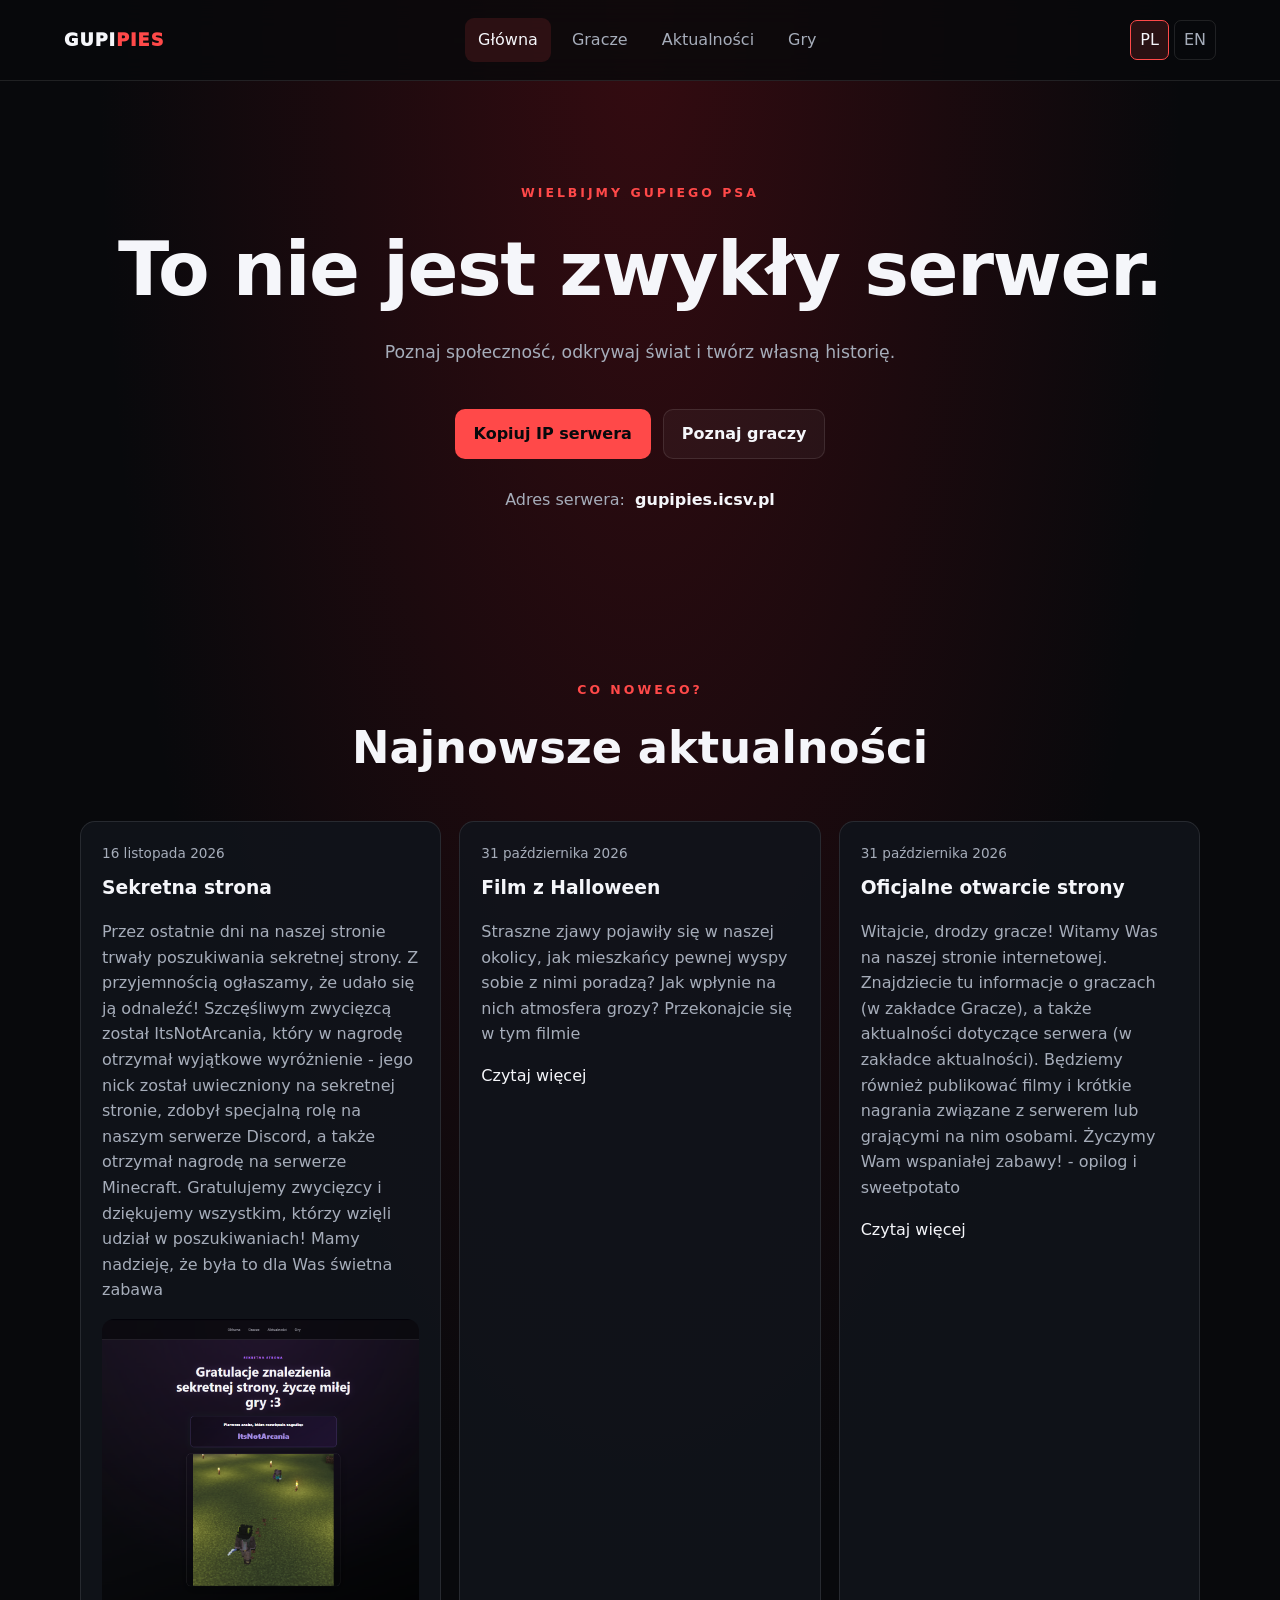
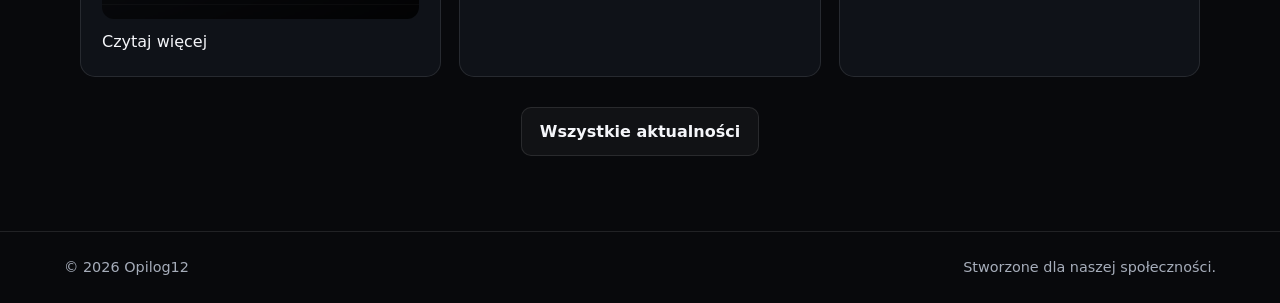
<file: index.html>
<!DOCTYPE html>
<html lang="pl">
<head>
  <meta charset="UTF-8">
  <meta name="viewport" content="width=device-width, initial-scale=1">
  <meta name="theme-color" content="#160707">
  <title data-i18n="homeTitle">Gupi Pies Site</title>
  <link rel="stylesheet" href="css/style.css">
   <!-- <link rel="stylesheet" href="css/halloween.css"> -->
  <link rel="icon" href="images/icon/ikona.png">
  <script src="js/translations.js" defer></script>
  <script src="js/app.js" defer></script>
</head>
<body class="home-page">
  <header class="site-header">
    <a class="logo" href="index.html">GUPI<span>PIES</span></a>
    <nav>
      <a class="active" href="index.html" data-i18n="navHome">Główna</a>
      <a href="players.html" data-i18n="navPlayers">Gracze</a>
      <a href="news.html" data-i18n="navNews">Aktualności</a>
      <a href="games.html" data-i18n="navGames">Gry</a>
    </nav>
    <div class="language-switch">
      <button type="button" data-lang="pl">PL</button>
      <button type="button" data-lang="en">EN</button>
    </div>
  </header>

  <main>
    <section class="hero">
      <p class="eyebrow" data-i18n="homeEyebrow">WIELBIJMY GUPIEGO PSA</p>
      <h1 data-i18n="homeHeading">To nie jest zwykły serwer.</h1>
      <p class="hero-text" data-i18n="homeText">
        Poznaj społeczność, odkrywaj świat i twórz własną historię.
      </p>
      <div class="hero-actions">
        <button class="button button-primary" id="copy-ip" type="button" data-copy-ip
        data-i18n="copyIp">Kopiuj IP serwera</button>
        <a class="button button-secondary" href="players.html"
          data-i18n="meetPlayers">Poznaj graczy</a>
      </div>
      <p class="server-ip">
        <span data-i18n="serverAddress">Adres serwera:</span>
        <strong id="server-address">gupipies.icsv.pl</strong>
      </p>
      <p class="copy-status" id="copy-status" aria-live="polite"></p>
    </section>

    <section class="section">
      <div class="section-heading">
        <p class="eyebrow" data-i18n="latestEyebrow">CO NOWEGO?</p>
        <h2 data-i18n="latestNews">Najnowsze aktualności</h2>
      </div>
      <div class="news-grid" id="home-news"></div>
      <div class="center">
        <a class="button button-secondary" href="news.html"
          data-i18n="allNews">Wszystkie aktualności</a>
      </div>
    </section>
  </main>

  <footer class="site-footer">
    <span>© <span id="year"></span> Opilog12</span>
    <span data-i18n="footerText">Stworzone dla naszej społeczności.</span>
  </footer>
</body>
</html>
</file>
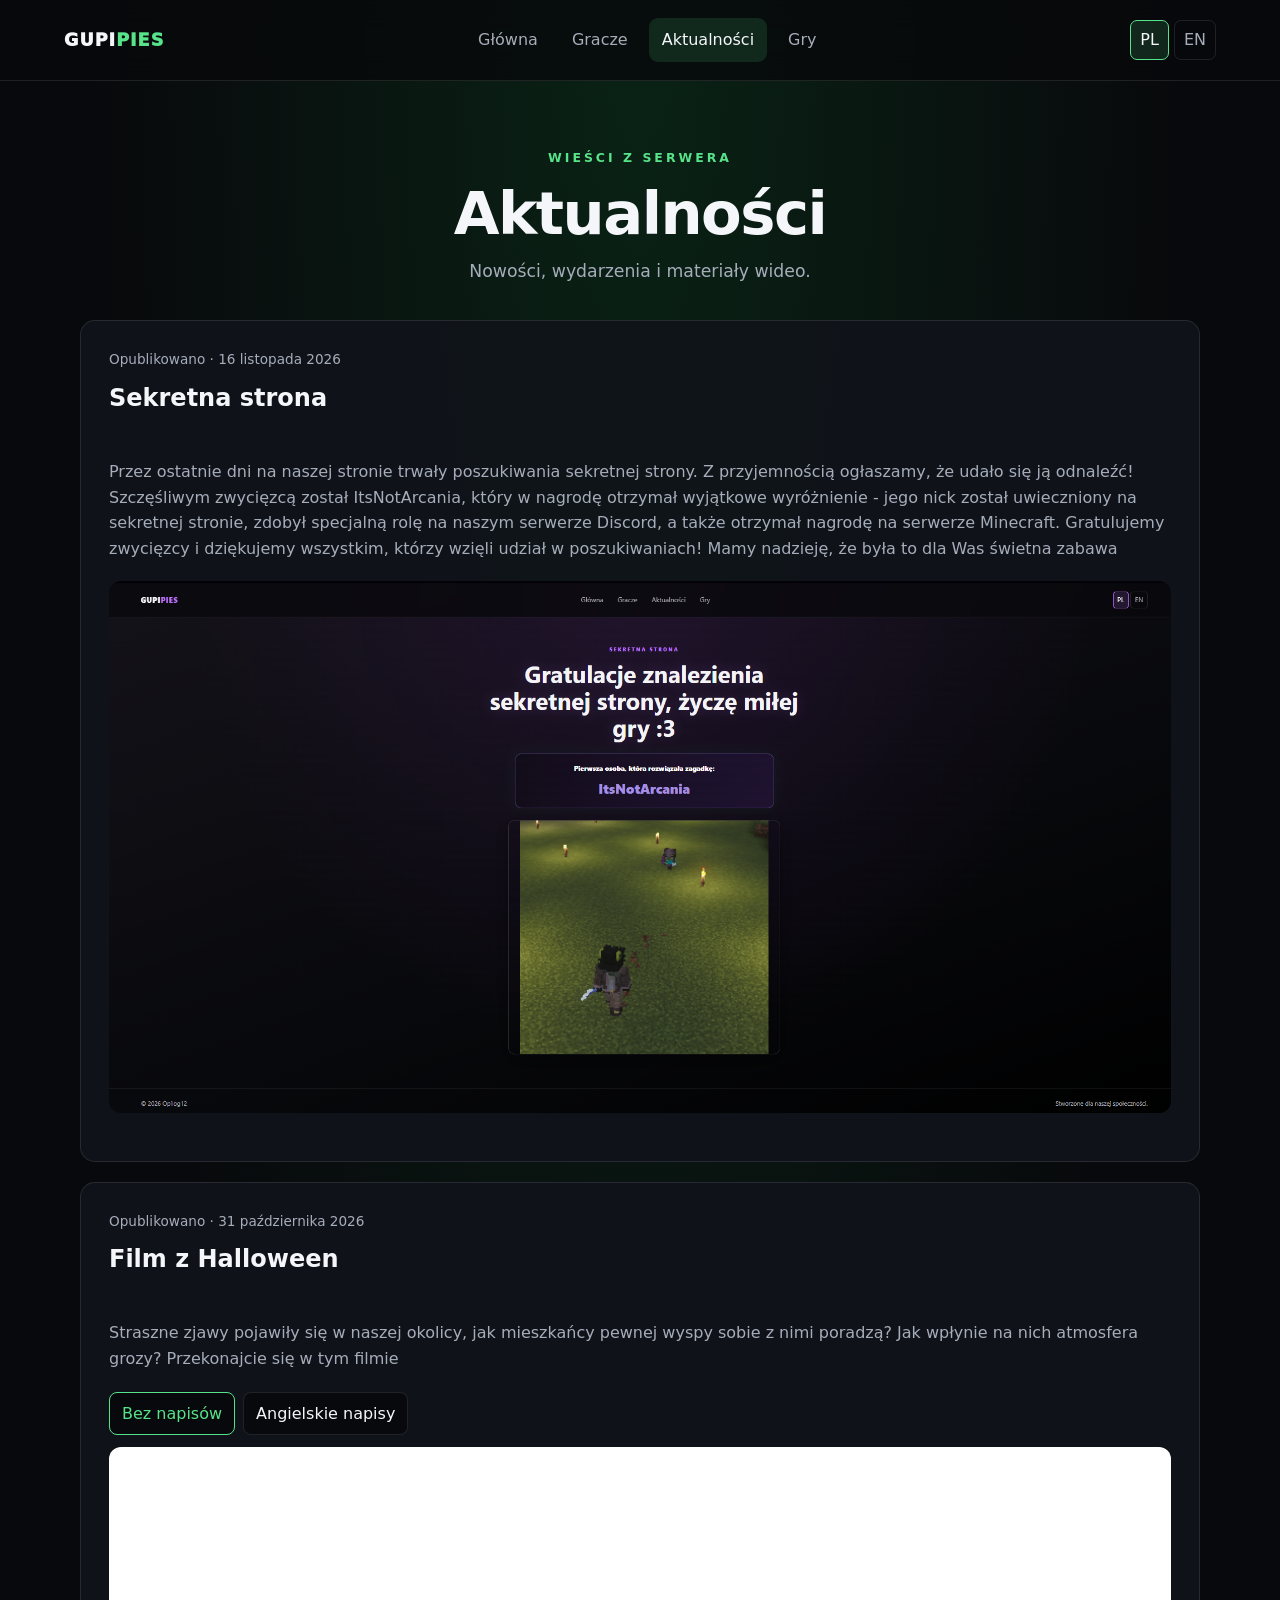
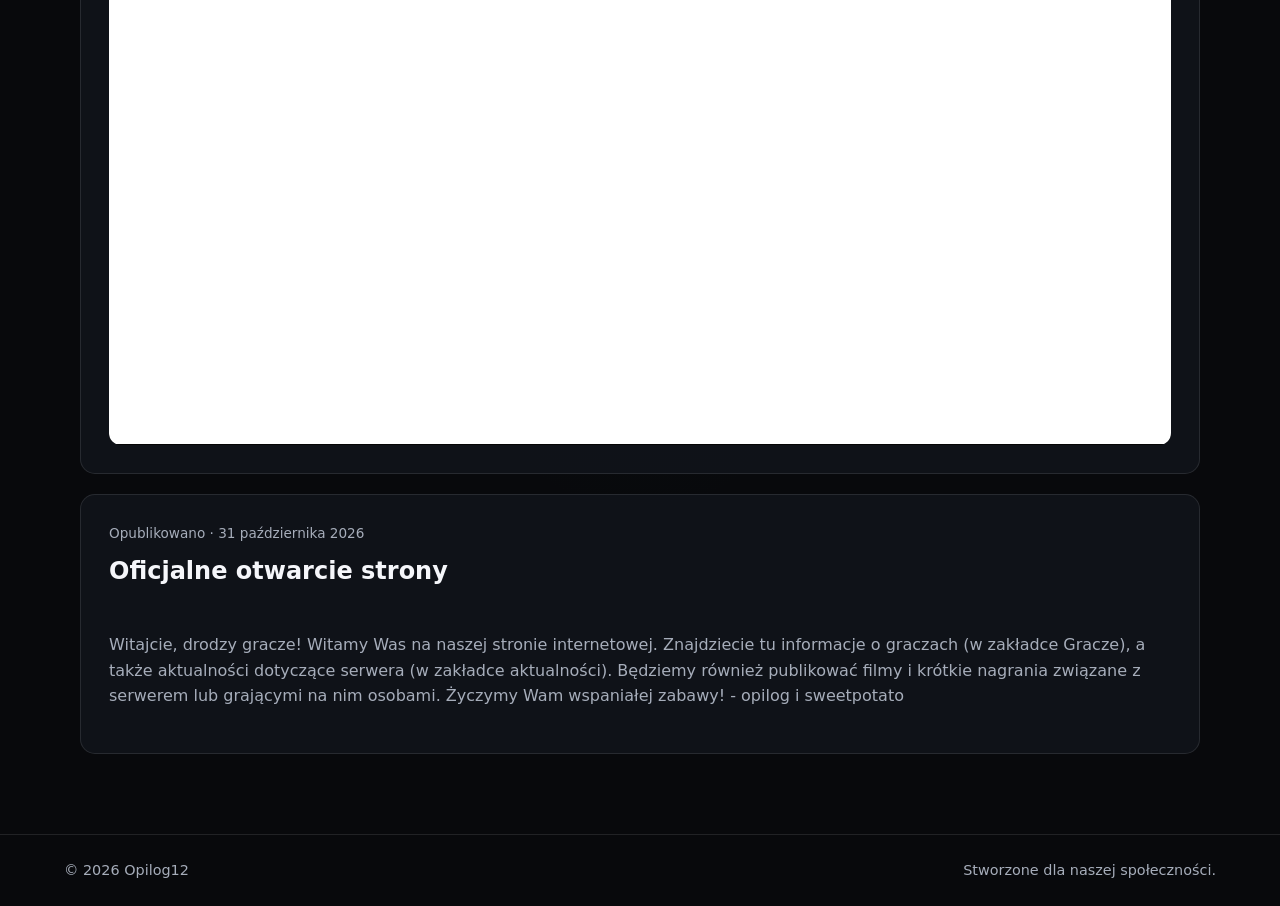
<file: news.html>
<!DOCTYPE html>
<html lang="pl">
<head>
  <meta charset="UTF-8">
  <meta name="viewport" content="width=device-width, initial-scale=1">
  <meta name="theme-color" content="#07140b">
  <title data-i18n="newsTitle">Aktualności - Gupi Pies Site</title>
  <link rel="stylesheet" href="css/style.css">
  <!-- <link rel="stylesheet" href="css/halloween.css"> -->
  <link rel="icon" href="images/icon/ikona.png">
  <script src="js/translations.js" defer></script>
  <script src="js/app.js" defer></script>
</head>

<body class="news-page">

  <header class="site-header">

    <a class="logo" href="index.html">
      GUPI<span>PIES</span>
    </a>

    <nav>
      <a href="index.html" data-i18n="navHome">Główna</a>
      <a href="players.html" data-i18n="navPlayers">Gracze</a>
      <a class="active" href="news.html" data-i18n="navNews">Aktualności</a>
      <a href="games.html" data-i18n="navGames">Gry</a>
    </nav>

    <div class="language-switch">
      <button type="button" data-lang="pl">PL</button>
      <button type="button" data-lang="en">EN</button>
    </div>

  </header>

  <main class="page-main">

    <section class="page-intro">

      <p class="eyebrow" data-i18n="newsEyebrow">
        WIEŚCI Z SERWERA
      </p>

      <h1 data-i18n="newsHeading">
        Aktualności
      </h1>

      <p data-i18n="newsText">
        Nowości, wydarzenia i materiały wideo.
      </p>

    </section>

    <section
      class="news-list"
      id="news-list">
    </section>

    <p
      class="empty-state hidden"
      id="news-empty"
      data-i18n="noNews">
      Brak aktualności.
    </p>

  </main>

  <footer class="site-footer">

    <span>
      © <span id="year"></span> Opilog12
    </span>

    <span data-i18n="footerText">
      Stworzone dla naszej społeczności.
    </span>

  </footer>

</body>
</html>
</file>
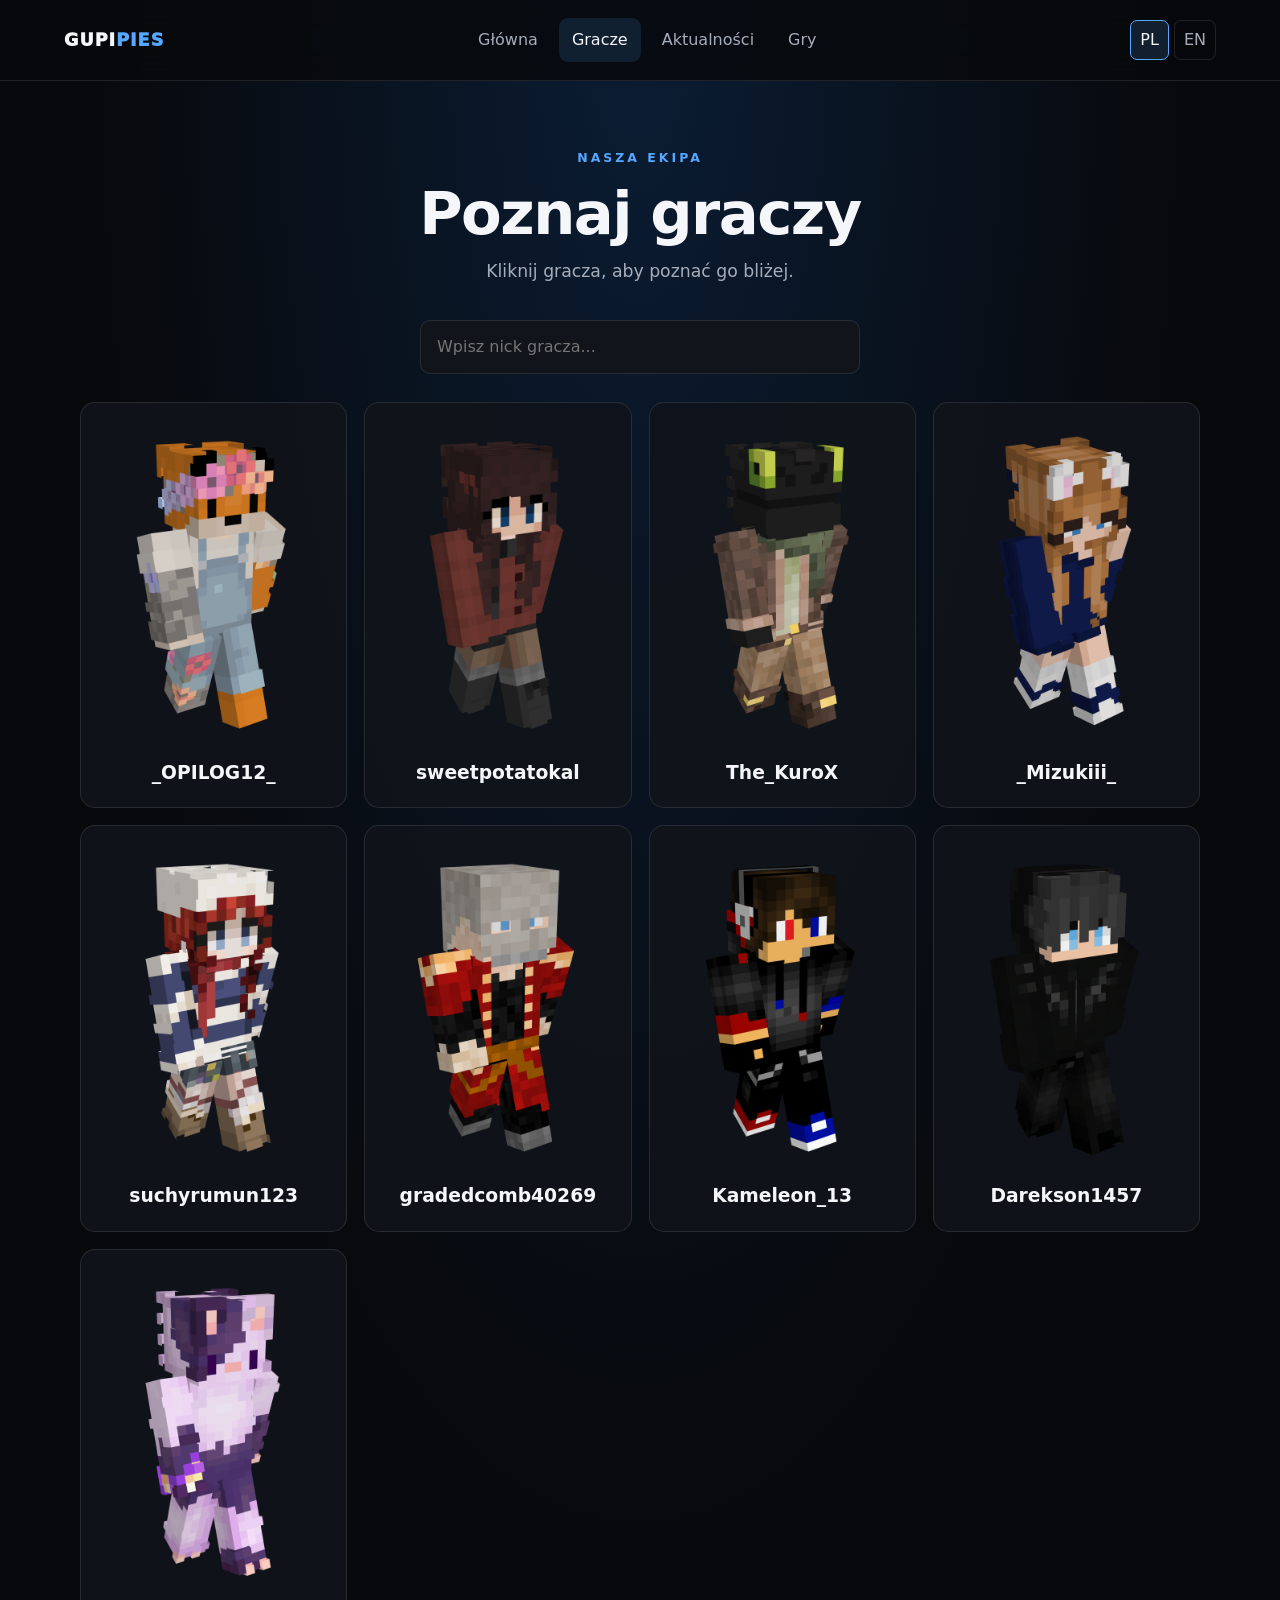
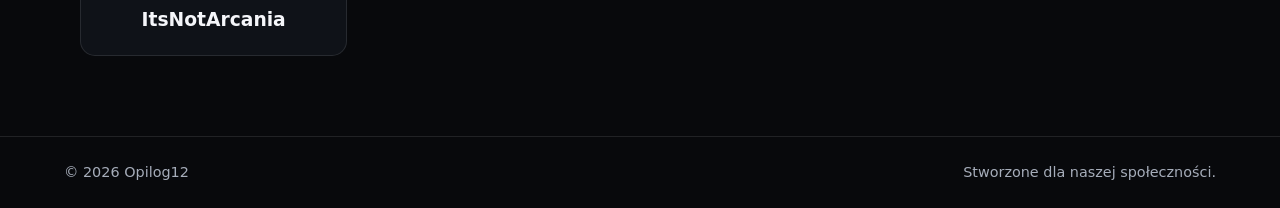
<file: players.html>
<!DOCTYPE html>
<html lang="pl">
<head>
  <meta charset="UTF-8">
  <meta name="viewport" content="width=device-width, initial-scale=1">
  <meta name="theme-color" content="#07111d">
  <title data-i18n="playersTitle">Gracze - Gupi Pies Site</title>
  <link rel="stylesheet" href="css/style.css">
  <!-- <link rel="stylesheet" href="css/halloween.css"> -->
  <script src="js/translations.js" defer></script>
  <link rel="icon" href="images/icon/ikona.png">
  <script src="js/app.js" defer></script>
</head>
<body class="players-page">
  <header class="site-header">
    <a class="logo" href="index.html">GUPI<span>PIES</span></a>
    <nav>
      <a href="index.html" data-i18n="navHome">Główna</a>
      <a class="active" href="players.html" data-i18n="navPlayers">Gracze</a>
      <a href="news.html" data-i18n="navNews">Aktualności</a>
      <a href="games.html" data-i18n="navGames">Gry</a>
    </nav>
    <div class="language-switch">
      <button type="button" data-lang="pl">PL</button>
      <button type="button" data-lang="en">EN</button>
    </div>
  </header>

  <main class="page-main">
    <section class="page-intro">
      <p class="eyebrow" data-i18n="playersEyebrow">NASZA EKIPA</p>
      <h1 data-i18n="playersHeading">Poznaj graczy</h1>
      <p data-i18n="playersText">Kliknij gracza, aby poznać go bliżej.</p>
    </section>

    <div class="search-wrap">
      <label class="sr-only" for="player-search" data-i18n="searchLabel">Szukaj gracza</label>
      <input id="player-search" type="search"
        data-i18n-placeholder="searchPlaceholder"
        placeholder="Wpisz nick gracza...">
    </div>

    <section class="player-grid" id="player-list" aria-label="Players"></section>
    <p class="empty-state hidden" id="players-empty" data-i18n="noPlayers">
      Nie znaleziono graczy.
    </p>
  </main>

  <dialog id="player-dialog" class="player-dialog">
    <button type="button" class="dialog-close" id="close-player"
      aria-label="Close">×</button>
    <div id="player-profile"></div>
  </dialog>

  <footer class="site-footer">
    <span>© <span id="year"></span> Opilog12</span>
    <span data-i18n="footerText">Stworzone dla naszej społeczności.</span>
  </footer>
</body>
</html>
</file>
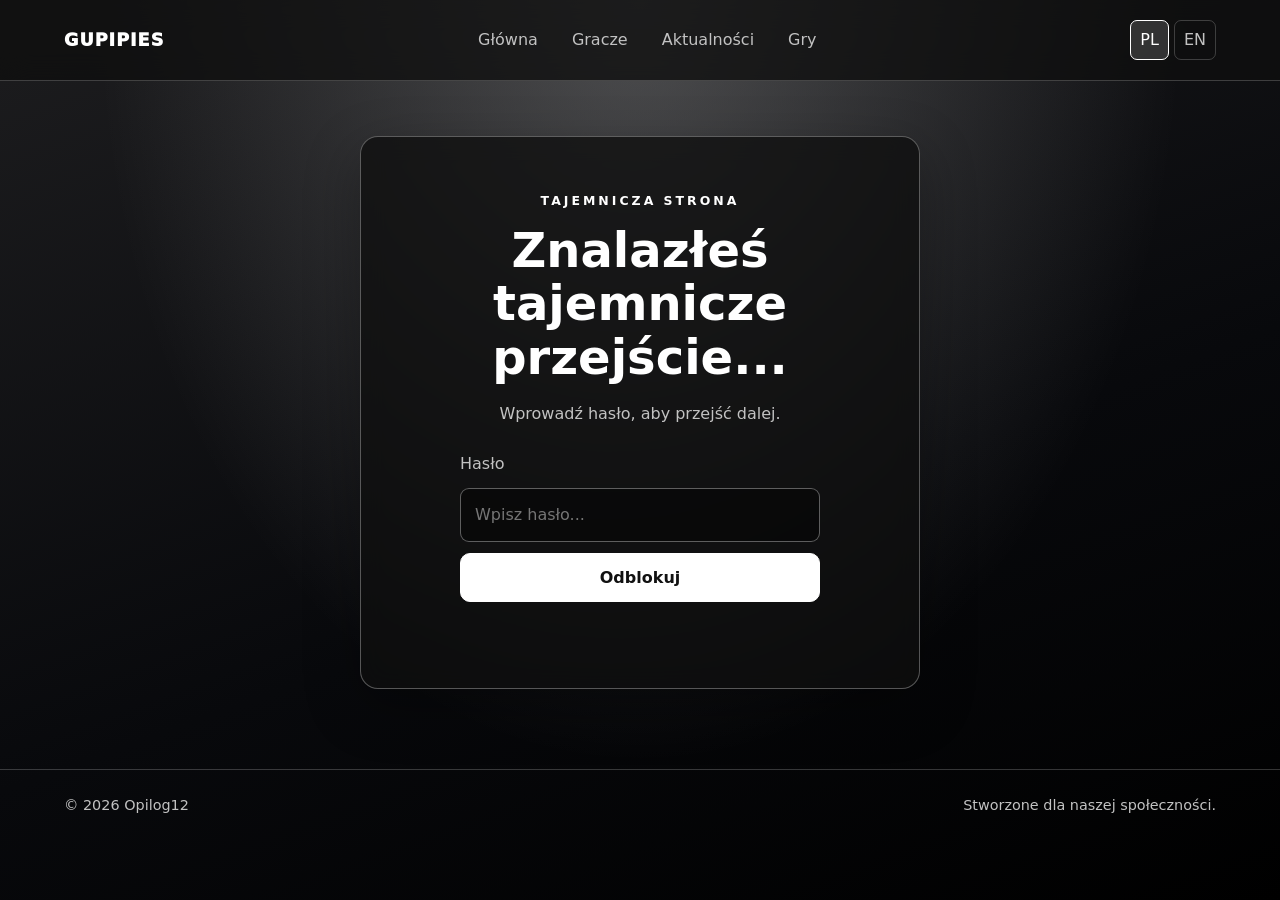
<file: secret.html>
<!DOCTYPE html>
<html lang="pl">
<head>
  <meta charset="UTF-8">
  <meta name="viewport" content="width=device-width, initial-scale=1">
  <meta name="theme-color" content="#171717">
  <title data-i18n="secretPageTitle">Tajemnicza strona</title>
  <link rel="stylesheet" href="css/style.css">
  <link rel="icon" href="images/icon/ikona.png">
  <script src="js/translations.js" defer></script>
  <script src="js/app.js" defer></script>
  <script src="js/secret.js" defer></script>
</head>
<body class="secret-page">
  <header class="site-header">
    <a class="logo" href="index.html">GUPI<span>PIES</span></a>
    <nav>
      <a href="index.html" data-i18n="navHome">Główna</a>
      <a href="players.html" data-i18n="navPlayers">Gracze</a>
      <a href="news.html" data-i18n="navNews">Aktualności</a>
      <a href="games.html" data-i18n="navGames">Gry</a>
    </nav>
    <div class="language-switch">
      <button type="button" data-lang="pl">PL</button>
      <button type="button" data-lang="en">EN</button>
    </div>
  </header>

  <main class="page-main secret-main">
    <section class="secret-card">
      <p class="eyebrow" data-i18n="secretPageTitle">Tajemnicza strona</p>
      <h1 data-i18n="secretPageHeading">Znalazłeś tajemnicze przejście...</h1>
      <p data-i18n="secretPageText">Wprowadź hasło, aby przejść dalej.</p>
      <form id="secret-password-form" class="secret-form">
        <label for="secret-password" data-i18n="secretPasswordLabel">Hasło</label>
        <input id="secret-password" type="password" autocomplete="off"
          placeholder="Wpisz hasło..." data-i18n-placeholder="secretPasswordPlaceholder" required>
        <button class="button button-primary" type="submit" data-i18n="secretPasswordSubmit">Odblokuj</button>
      </form>
      <p id="secret-password-feedback" class="game-feedback" aria-live="polite"></p>
    </section>
  </main>

  <footer class="site-footer">
    <span>© <span id="year"></span> Opilog12</span>
    <span data-i18n="footerText">Stworzone dla naszej społeczności.</span>
  </footer>
</body>
</html>
</file>
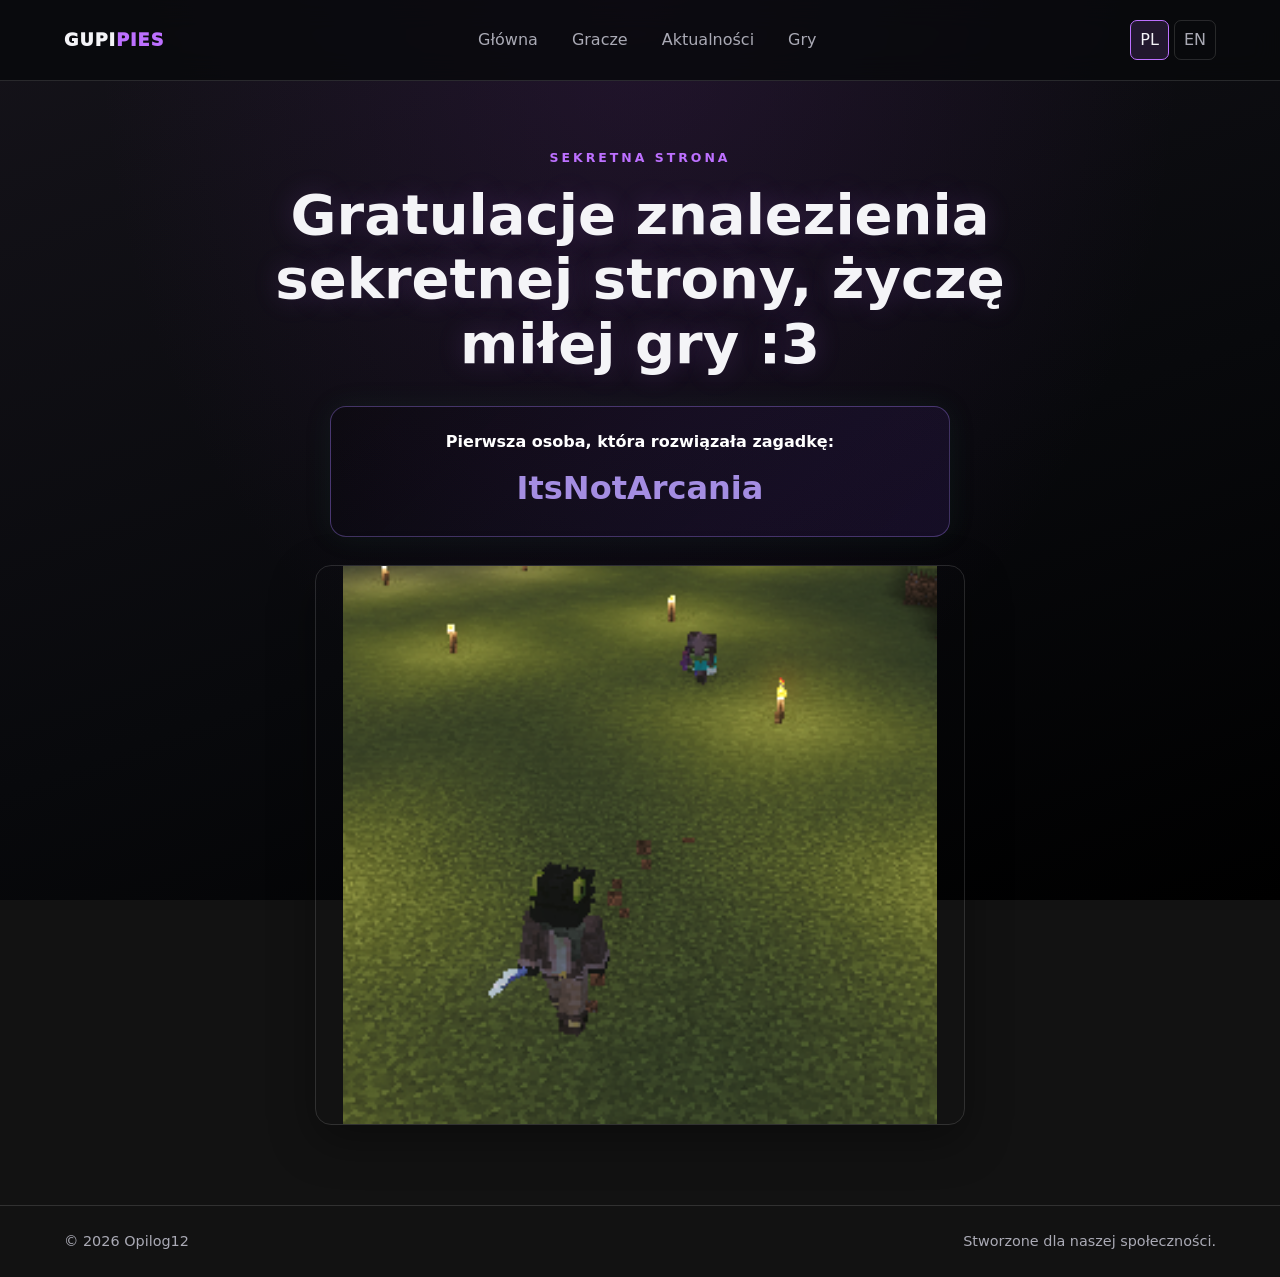
<file: super.html>
<!DOCTYPE html>
<html lang="pl">
<head>
  <meta charset="UTF-8">
  <meta name="viewport" content="width=device-width, initial-scale=1">
  <meta name="theme-color" content="#08090c">
  <title data-i18n="superPageTitle">Sekretna strona</title>
  <link rel="stylesheet" href="css/style.css">
  <link rel="icon" href="images/icon/ikona.png">
  <script src="js/translations.js" defer></script>
  <script src="js/app.js" defer></script>
</head>
<body class="super-page">
  <header class="site-header">
    <a class="logo" href="index.html">GUPI<span>PIES</span></a>
    <nav>
      <a href="index.html" data-i18n="navHome">Główna</a>
      <a href="players.html" data-i18n="navPlayers">Gracze</a>
      <a href="news.html" data-i18n="navNews">Aktualności</a>
      <a href="games.html" data-i18n="navGames">Gry</a>
    </nav>
    <div class="language-switch">
      <button type="button" data-lang="pl">PL</button>
      <button type="button" data-lang="en">EN</button>
    </div>
  </header>

  <main class="page-main super-main">
    <section class="super-content">
      <p class="eyebrow" data-i18n="superPageTitle">Sekretna strona</p>
      <h1 data-i18n="superPageMessage">Gratulacje znalezienia sekretnej strony, życzę miłej gry :3</h1>

      <div class="first-solver-card">
        <p class="first-solver-label" data-i18n="firstSolverLabel">Pierwsza osoba, która rozwiązała zagadkę:</p>
        <span class="first-solver-nickname">ItsNotArcania</span>
      </div>

      <img class="secret-image" src="images/secret.png" alt="Secret image">
    </section>
  </main>

  <footer class="site-footer">
    <span>© <span id="year"></span> Opilog12</span>
    <span data-i18n="footerText">Stworzone dla naszej społeczności.</span>
  </footer>
</body>
</html>
</file>
<file: css/style.css>
:root {
  color-scheme: dark;
  --bg: #08090c;
  --panel: #11141b;
  --text: #f5f6fa;
  --muted: #a6adba;
  --border: rgba(255,255,255,.1);
  --accent: #e5484d;
  --accent-rgb: 229,72,77;
}

*, *::before, *::after { box-sizing: border-box; }

html { scroll-behavior: smooth; }

body {
  margin: 0;
  min-height: 100vh;
  background: var(--bg);
  color: var(--text);
  font-family: system-ui, -apple-system, BlinkMacSystemFont, "Segoe UI", sans-serif;
  line-height: 1.6;
}

body.home-page {
  --accent: #ff4949;
  --accent-rgb: 255,73,73;
  background:
    radial-gradient(ellipse at top, rgba(135,15,25,.35), transparent 60%),
    #08090c;
}

body.players-page {
  --accent: #55a7ff;
  --accent-rgb: 85,167,255;
  background:
    radial-gradient(ellipse at top, rgba(15,65,125,.35), transparent 60%),
    #08090c;
}

body.news-page {
  --accent: #57e389;
  --accent-rgb: 87,227,137;
  background:
    radial-gradient(ellipse at top, rgba(15,100,45,.28), transparent 60%),
    #08090c;
}

a { color: inherit; text-decoration: none; }
button, input { font: inherit; }
button { color: inherit; }

.site-header {
  position: relative;
  z-index: 5;
  display: flex;
  align-items: center;
  justify-content: space-between;
  gap: 22px;
  padding: 18px clamp(16px, 5vw, 76px);
  border-bottom: 1px solid var(--border);
  background: rgba(8,9,12,.82);
  backdrop-filter: blur(14px);
}

.logo {
  font-size: 1.1rem;
  font-weight: 950;
  letter-spacing: 1px;
  white-space: nowrap;
}

.logo span { color: var(--accent); }

.site-header nav {
  display: flex;
  justify-content: center;
  gap: 8px;
  flex-wrap: wrap;
}

.site-header nav a {
  padding: 9px 13px;
  color: var(--muted);
  border-radius: 9px;
  transition: background .2s, color .2s;
}

.site-header nav a:hover,
.site-header nav a.active {
  color: var(--text);
  background: rgba(var(--accent-rgb),.13);
}

.language-switch { display: flex; gap: 5px; }

.language-switch button {
  border: 1px solid var(--border);
  background: transparent;
  color: var(--muted);
  border-radius: 7px;
  padding: 6px 9px;
  cursor: pointer;
}

.language-switch button.active {
  color: var(--text);
  border-color: var(--accent);
  background: rgba(var(--accent-rgb),.14);
}

.hero {
  min-height: 510px;
  display: flex;
  flex-direction: column;
  justify-content: center;
  align-items: center;
  text-align: center;
  padding: 90px 20px 70px;
}

.eyebrow {
  color: var(--accent);
  font-size: .78rem;
  font-weight: 800;
  letter-spacing: 3px;
  text-transform: uppercase;
}

.hero h1, .page-intro h1 {
  margin: 12px 0;
  line-height: 1.1;
  letter-spacing: -1.5px;
  font-size: clamp(2.4rem, 6vw, 4.7rem);
}

.hero-text, .page-intro > p:last-child {
  max-width: 640px;
  color: var(--muted);
  font-size: 1.08rem;
}

.hero-actions {
  display: flex;
  flex-wrap: wrap;
  justify-content: center;
  gap: 12px;
  margin-top: 25px;
}

.button {
  display: inline-flex;
  align-items: center;
  justify-content: center;
  min-height: 45px;
  padding: 11px 18px;
  border-radius: 10px;
  border: 1px solid var(--border);
  font-weight: 750;
  cursor: pointer;
  transition: transform .2s, opacity .2s, background .2s;
}

.button:hover { transform: translateY(-2px); }

.button-primary {
  background: var(--accent);
  color: #08090c;
  border-color: transparent;
}

.button-secondary {
  background: rgba(255,255,255,.04);
  color: var(--text);
}

.server-ip {
  margin-top: 28px;
  color: var(--muted);
}

.server-ip strong {
  color: var(--text);
  margin-left: 5px;
  user-select: all;
}

.copy-status {
  min-height: 24px;
  margin: 0;
  color: var(--accent);
}

.section, .page-main {
  width: min(1120px, calc(100% - 36px));
  margin: 0 auto;
}

.section { padding: 45px 0 75px; }

.section-heading, .page-intro { text-align: center; }

.section-heading h2 {
  margin-top: 5px;
  font-size: clamp(1.8rem, 4vw, 2.8rem);
}

.page-main { min-height: 65vh; padding: 55px 0 80px; }

.page-intro { margin-bottom: 35px; }

.page-intro h1 { font-size: clamp(2.3rem, 5vw, 3.7rem); }

.page-intro > p:last-child { margin: 12px auto; }

.news-grid {
  display: grid;
  grid-template-columns: repeat(3, minmax(0, 1fr));
  gap: 18px;
  margin: 30px 0;
}

.news-card, .news-entry {
  background: rgba(17,20,27,.92);
  border: 1px solid var(--border);
  border-radius: 15px;
  overflow: hidden;
  transition: transform .2s, border-color .2s;
}

.news-card:hover, .news-entry:hover {
  transform: translateY(-3px);
  border-color: rgba(var(--accent-rgb),.55);
}

.news-card { padding: 21px; }

.news-card h3, .news-entry h2 { margin: 8px 0; }

.news-card p, .news-entry p { color: var(--muted); }

.news-meta {
  display: flex;
  flex-wrap: wrap;
  gap: 9px;
  align-items: center;
  color: var(--muted);
  font-size: .85rem;
}

.tag {
  display: inline-block;
  padding: 3px 9px;
  border-radius: 6px;
  color: var(--accent);
  background: rgba(var(--accent-rgb),.12);
  font-size: .78rem;
  font-weight: 800;
}

.center { text-align: center; }

.search-wrap {
  width: min(440px, 100%);
  margin: 0 auto 28px;
}

.search-wrap input {
  width: 100%;
  padding: 13px 16px;
  color: var(--text);
  background: var(--panel);
  border: 1px solid var(--border);
  border-radius: 10px;
  outline: none;
}

.search-wrap input:focus {
  border-color: var(--accent);
}

/* --- SIATKA I KARTY GRACZY (NAPRAWIONE) --- */
.player-grid {
  display: grid;
  grid-template-columns: repeat(4, minmax(0, 1fr));
  gap: 17px;
}

.player-card {
  display: flex;
  flex-direction: column;
  align-items: center;
  padding: 20px 12px;
  cursor: pointer;
  text-align: center;
  color: var(--text);
  background: rgba(17,20,27,.92);
  border: 1px solid var(--border);
  border-radius: 15px;
  overflow: hidden;
  transition: transform .2s, border-color .2s;
}

.player-card:hover {
  transform: translateY(-3px);
  border-color: rgba(var(--accent-rgb),.55);
}

.player-card:focus-visible {
  outline: 2px solid var(--accent);
  outline-offset: 3px;
}

/* Obsługa obrazków 600x800 w kartach */
.skin {
  width: 100%;
  display: flex;
  align-items: center;
  justify-content: center;
  margin-bottom: 8px;
}

.skin img,
.player-card img {
  display: block;
  width: 100%;
  aspect-ratio: 3 / 4;
  height: auto;
  object-fit: cover;
  object-position: top center;
  border-radius: 8px;
}

.player-card h3 {
  margin: 5px 0 0;
  overflow-wrap: anywhere;
}

/* --- OKNO DIALOGOWE / MODAL (NAPRAWIONE) --- */
.player-dialog {
  width: min(500px, calc(100% - 28px));
  max-height: 85vh;
  overflow-y: auto;
  padding: 24px;
  color: var(--text);
  background: #10131a;
  border: 1px solid rgba(var(--accent-rgb),.5);
  border-radius: 18px;
}

.player-dialog::backdrop {
  background: rgba(0,0,0,.8);
  backdrop-filter: blur(5px);
}

.dialog-close {
  display: block;
  margin-left: auto;
  border: 0;
  border-radius: 8px;
  background: transparent;
  color: var(--muted);
  font-size: 2rem;
  cursor: pointer;
}

.profile { text-align: center; }

/* Profil wewnątrz modala */
#player-profile {
  display: flex;
  flex-direction: column;
  gap: 12px;
  text-align: center;
}

#player-profile img,
.profile .skin img {
  width: 100%;
  max-height: 380px;
  aspect-ratio: 3 / 4;
  object-fit: cover;
  object-position: top center;
  border-radius: 12px;
  margin: 0 auto;
}

.profile h2 { margin: 10px 0; }

.profile-description {
  color: var(--muted);
  white-space: pre-line;
  overflow-wrap: anywhere;
}

.filter-bar {
  display: flex;
  justify-content: center;
  flex-wrap: wrap;
  gap: 9px;
  margin: 25px 0 32px;
}

.filter-button {
  border: 1px solid var(--border);
  background: var(--panel);
  padding: 9px 14px;
  border-radius: 9px;
  cursor: pointer;
}

.filter-button.active {
  color: var(--accent);
  border-color: var(--accent);
  background: rgba(var(--accent-rgb),.1);
}

.news-list { display: grid; gap: 20px; }

.news-entry { padding: clamp(18px, 3vw, 28px); }

.news-entry h2 { font-size: 1.5rem; }

.news-entry .news-body { white-space: pre-line; }

.video-switch {
  display: flex;
  flex-wrap: wrap;
  gap: 8px;
  margin: 20px 0 12px;
}

.video-switch button {
  padding: 8px 12px;
  border: 1px solid var(--border);
  border-radius: 8px;
  background: #08090c;
  cursor: pointer;
}

.video-switch button.active {
  color: var(--accent);
  border-color: var(--accent);
}

.video-frame {
  position: relative;
  width: 100%;
  aspect-ratio: 16 / 9;
  overflow: hidden;
  border-radius: 12px;
  background: #050505;
}

.video-frame iframe {
  position: absolute;
  inset: 0;
  width: 100%;
  height: 100%;
  border: 0;
}

.video-missing {
  color: var(--muted);
  padding: 18px;
  border: 1px dashed var(--border);
  border-radius: 10px;
}

.empty-state {
  padding: 30px;
  text-align: center;
  color: var(--muted);
}

.hidden { display: none !important; }

.sr-only {
  position: absolute;
  width: 1px;
  height: 1px;
  padding: 0;
  margin: -1px;
  overflow: hidden;
  clip: rect(0,0,0,0);
  white-space: nowrap;
  border: 0;
}

.site-footer {
  display: flex;
  flex-wrap: wrap;
  justify-content: space-between;
  gap: 12px;
  padding: 24px clamp(18px, 5vw, 76px);
  border-top: 1px solid var(--border);
  color: var(--muted);
  font-size: .9rem;
}

/* --- RESPONSYYWNOŚĆ --- */
@media (max-width: 800px) {
  .site-header { flex-wrap: wrap; justify-content: center; }
  .site-header nav { order: 3; width: 100%; }
  .news-grid { grid-template-columns: repeat(2, minmax(0, 1fr)); }
  .player-grid { grid-template-columns: repeat(3, minmax(0, 1fr)); }
}

@media (max-width: 520px) {
  .news-grid { grid-template-columns: 1fr; }
  .player-grid { grid-template-columns: repeat(2, minmax(0, 1fr)); }
  .hero { min-height: 430px; }
  .site-header nav a { padding: 8px; font-size: .9rem; }
  .site-footer { justify-content: center; text-align: center; }
}
/* =================================
   PODSTRONA GIER
================================= */
body.games-page {
  --accent: #c124ff;
  --accent-rgb: 255,138,36;
  background:
    radial-gradient(ellipse at top, rgba(100, 15, 96, 0.28), transparent 60%),
    #08090c;
}
body.games-page .page-intro h1 {
  text-shadow: 0 0 28px rgba(255,138,36,.18);
}
games-main { max-width: 1000px; }
.game-picker {
  display: grid;
  grid-template-columns: repeat(2, minmax(0, 1fr));
  gap: 22px;
  max-width: 850px;
  margin: 35px auto 0;
}
.game-choice {
  min-height: 220px;
  display: flex;
  flex-direction: column;
  align-items: center;
  justify-content: center;
  gap: 10px;
  padding: 28px;
  color: var(--text);
  text-align: center;
  cursor: pointer;
  background: var(--panel);
  border: 1px solid var(--border);
  border-radius: 18px;
  box-shadow: 0 12px 35px rgba(0,0,0,.2);
  transition: transform .2s, border-color .2s, box-shadow .2s;
}
.game-choice:hover {
  transform: translateY(-5px);
  border-color: var(--accent);
  box-shadow: 0 12px 35px rgba(var(--accent-rgb),.13);
}
.game-choice-icon { font-size: 2.8rem; }
.game-choice-title { font-size: 1.35rem; font-weight: 850; }
.game-choice-description { max-width: 280px; color: var(--muted); }
.game-panel {
  max-width: 760px;
  margin: 24px auto 0;
  padding: clamp(18px, 4vw, 32px);
  background: var(--panel);
  border: 1px solid var(--border);
  border-radius: 18px;
  box-shadow: 0 15px 45px rgba(0,0,0,.25);
}
.game-panel h2 { margin: 6px 0 18px; text-align: center; }
.back-link {
  border: 0;
  padding: 5px 0 14px;
  color: var(--muted);
  background: transparent;
  cursor: pointer;
}
.back-link:hover { color: var(--accent); }
.single-skin-frame {
  width: min(230px, 70vw);
  aspect-ratio: 3 / 4;
  margin: 20px auto;
  padding: 9px;
  background: rgba(255,255,255,.04);
  border: 1px solid var(--accent);
  border-radius: 14px;
}
.single-skin-frame img { width: 100%; height: 100%; object-fit: contain; border-radius: 8px; }
.guess-form {
  display: flex;
  flex-wrap: wrap;
  align-items: end;
  justify-content: center;
  gap: 10px;
  max-width: 520px;
  margin: 0 auto;
}
.guess-form label { flex-basis: 100%; text-align: center; color: var(--muted); }
.guess-form input {
  flex: 1 1 220px;
  min-width: 0;
  padding: 12px 14px;
  color: var(--text);
  background: rgba(0,0,0,.3);
  border: 1px solid var(--border);
  border-radius: 9px;
  outline: none;
}
.guess-form input:focus { border-color: var(--accent); }
.game-feedback { min-height: 28px; margin: 16px 0 0; color: var(--accent); text-align: center; font-weight: 700; }
.game-result { margin-top: 18px; text-align: center; }
.game-result p { margin-bottom: 15px; }
.next-round { display: block; margin: 10px auto 0; }
.grid-game-heading {
  display: flex;
  align-items: center;
  justify-content: space-between;
  gap: 16px;
  margin-bottom: 20px;
}
.grid-game-heading h2 { text-align: left; margin-bottom: 4px; }
.target-nick { margin: 0; color: var(--accent); font-size: clamp(1.25rem, 4vw, 1.8rem); font-weight: 900; overflow-wrap: anywhere; }
.lives { flex: 0 0 auto; text-align: right; color: var(--muted); }
.lives strong { display: block; color: #ff5b68; letter-spacing: 3px; font-size: 1.2rem; white-space: nowrap; }
.skin-grid {
  display: grid;
  grid-template-columns: repeat(3, minmax(0, 1fr));
  gap: 12px;
  width: min(100%, 570px);
  margin: 0 auto;
}
.skin-tile {
  aspect-ratio: 1;
  min-width: 0;
  padding: 7px;
  overflow: hidden;
  cursor: pointer;
  background: rgba(255,255,255,.04);
  border: 1px solid var(--border);
  border-radius: 12px;
  transition: transform .18s, border-color .18s, opacity .18s;
}
.skin-tile:hover:not(:disabled) { transform: scale(1.035); border-color: var(--accent); }
.skin-tile img { display: block; width: 100%; height: 100%; object-fit: contain; }
.skin-tile:disabled { cursor: default; }
.skin-tile.is-correct { border: 2px solid #53d68a; opacity: .45; }
.skin-tile.is-wrong { border: 2px solid #ff5964; opacity: .35; }
.hidden { display: none !important; }
@media (max-width: 650px) {
  .game-picker { grid-template-columns: 1fr; }
  .game-choice { min-height: 165px; }
  .grid-game-heading { align-items: flex-start; }
  .game-panel { padding: 17px 13px; }
  .skin-grid { gap: 7px; }
  .skin-tile { padding: 4px; border-radius: 8px; }
}

/* Skin display mode selector */
.guess-mode-switch {
  display: flex;
  justify-content: center;
  flex-wrap: wrap;
  gap: 9px;
  margin: 16px auto 8px;
}
.guess-mode-switch .button {
  min-height: 38px;
  padding: 8px 14px;
}
.guess-mode-switch .button.active {
  color: var(--accent);
  border-color: var(--accent);
  background: rgba(var(--accent-rgb), .13);
}


/* Secret pages */
body.secret-page {
  --bg: #111;
  --panel: rgba(25,25,25,.82);
  --text: #f5f5f5;
  --muted: #c2c2c2;
  --border: rgba(255,255,255,.2);
  --accent: #fff;
  --accent-rgb: 255,255,255;
  background:     radial-gradient(ellipse at top, rgba(243, 243, 243, 0.25), transparent 60%),
                  linear-gradient(160deg, #1d1d1f 0%, #08090c 58%, #000 100%);
  background-attachment: fixed;
  color: #fff;
}
body.secret-page .site-header {
  background: rgba(15,15,15,.78);
  border-color: rgba(255,255,255,.2);
}
.secret-main {
  display: flex;
  align-items: center;
  justify-content: center;
  min-height: 65vh;
}
.secret-card {
  width: min(560px, 100%);
  padding: clamp(24px, 5vw, 42px);
  text-align: center;
  background: rgba(15,15,15,.78);
  border: 1px solid rgba(255,255,255,.3);
  border-radius: 18px;
  box-shadow: 0 18px 55px rgba(0,0,0,.3);
  backdrop-filter: blur(12px);
}
.secret-card h1 {
  margin: 12px 0;
  font-size: clamp(2rem, 5vw, 3rem);
  line-height: 1.12;
}
.secret-card > p:not(.eyebrow) { color: var(--muted); }
.secret-form {
  display: grid;
  gap: 11px;
  max-width: 360px;
  margin: 25px auto 0;
  text-align: left;
}
.secret-form label { color: var(--muted); }
.secret-form input {
  width: 100%;
  padding: 13px 14px;
  color: #fff;
  background: rgba(0,0,0,.45);
  border: 1px solid rgba(255,255,255,.35);
  border-radius: 9px;
  outline: none;
}
.secret-form input:focus { border-color: #fff; }
.secret-form button { width: 100%; }
body.secret-page .button-primary {
  color: #111;
  background: #fff;
  border-color: #fff;
}
body.secret-page .language-switch button.active {
  color: #fff;
  border-color: #fff;
  background: rgba(255,255,255,.15);
}

body.super-page {
  --bg: #08090c;
  --panel: #15151a;
  --text: #f4f4f7;
  --muted: #aaaab5;
  --border: rgba(255,255,255,.13);
  --accent: #bd70ff;
  --accent-rgb: 189,112,255;
  background:
    radial-gradient(ellipse at top, rgba(85,35,115,.25), transparent 60%),
    linear-gradient(160deg, #15131a 0%, #08090c 58%, #000 100%);
  background-attachment: fixed;
  color: var(--text);
}
.super-main {
  display: flex;
  justify-content: center;
  min-height: 65vh;
}
.super-content {
  width: min(850px, 100%);
  text-align: center;
}
.super-content h1 {
  max-width: 780px;
  margin: 15px auto 30px;
  font-size: clamp(2rem, 5vw, 3.5rem);
  line-height: 1.15;
  text-shadow: 0 0 28px rgba(var(--accent-rgb),.18);
}
.secret-image {
  display: block;
  width: min(100%, 650px);
  max-height: 560px;
  object-fit: contain;
  margin: 0 auto;
  border: 1px solid var(--border);
  border-radius: 16px;
  box-shadow: 0 16px 45px rgba(0,0,0,.35);
}
.first-solver-card {
  width: min(620px, 100%);
  margin: 28px auto;
  padding: 22px;
  border: 1px solid rgba(152, 120, 232, 0.38);
  border-radius: 16px;
  background: linear-gradient(135deg, rgba(0, 0, 0, 0.18), rgba(117, 59, 216, 0.12));
  box-shadow: 0 0 28px rgba(35, 134, 83, .1);
}

.first-solver-label {
  margin: 0 0 8px;
  color: white;
  font-weight: 800;
}

.first-solver-nickname {
  display: inline-block;
  color: #a48de2;
  font-size: clamp(1.35rem, 4vw, 2rem);
  font-weight: 900;
  overflow-wrap: anywhere;
}

.news-image {
  width: 100%;
  margin: 20px 0;
  overflow: hidden;
  border-radius: 12px;
}

.news-image img {
  display: block;
  width: 100%;
  height: auto;
  object-fit: cover;
}

.home-page #home-news .news-image--compact {
  height: 300px !important;
  max-height: 300px !important;
  margin: 10px 0 !important;
  overflow: hidden !important;
}

.home-page #home-news .news-image--compact img {
  display: block !important;
  width: 100% !important;
  height: 300px !important;
  max-height: 300px !important;
  object-fit: cover !important;
}
@media (max-width: 600px) {
  .home-page #home-news .news-image--compact,
  .home-page #home-news .news-image--compact img {
    height: auto !important;
    max-height: 220px !important; /* Docięcie maksymalnej wysokości na małych ekranach */
    aspect-ratio: 16 / 9;         /* Zachowanie estetycznych proporcji */
  }
}
</file>
<file: css/halloween.css>
:root {
  color-scheme: dark;
  --bg: #080604;
  --panel: #15100d;
  --text: #fff4e6;
  --muted: #b5a394;
  --border: rgba(255,145,45,.16);
  --accent: #ff7518;
  --accent-rgb: 255,117,24;
}

*, *::before, *::after {
  box-sizing: border-box;
}

html {
  scroll-behavior: smooth;
}

body {
  margin: 0;
  min-height: 100vh;
  background:
    radial-gradient(ellipse at top, rgba(120,45,5,.25), transparent 60%),
    #080604;
  background-attachment: fixed;
  color: var(--text);
  font-family: system-ui, -apple-system, BlinkMacSystemFont, "Segoe UI", sans-serif;
  line-height: 1.6;
  overflow-x: hidden;
  position: relative;
}

/* KOLORY STRON */

body.home-page {
  --accent: #ff7518;
  --accent-rgb: 255,117,24;
  background:
    radial-gradient(ellipse at top, rgba(160,55,0,.3), transparent 60%),
    #080604;
  background-attachment: fixed;
}

body.players-page {
  --accent: #bd70ff;
  --accent-rgb: 189,112,255;
  background:
    radial-gradient(ellipse at top, rgba(90,20,130,.3), transparent 60%),
    #080604;
  background-attachment: fixed;
}

body.news-page {
  --accent: #ff4545;
  --accent-rgb: 255,69,69;
  background:
    radial-gradient(ellipse at top, rgba(120,10,10,.3), transparent 60%),
    #080604;
  background-attachment: fixed;
}

a {
  color: inherit;
  text-decoration: none;
}

button, input {
  font: inherit;
}

button {
  color: inherit;
}

body::before,
body::after {
  position: fixed;
  z-index: 50;
  pointer-events: none;
  font-size: clamp(65px, 9vw, 105px);
  opacity: .55;
  line-height: 1;
  animation: none !important;
}

body::before {
  content: "🕸️";
  top: 110px;
  left: 0;
  transform: none;
}

body::after {
  content: "🕸️";
  top: 300px;
  right: 0;
  transform: scaleX(-1);
}

/* Wyłączenie animacji dekoracji */
body::before,
body::after {
  animation: none !important;
  transition: none !important;
}
/* =================================
   NAGŁÓWEK
================================= */

.site-header {
  position: relative;
  z-index: 5;
  display: flex;
  align-items: center;
  justify-content: space-between;
  gap: 22px;
  padding: 18px clamp(16px, 5vw, 76px);
  border-bottom: 1px solid var(--border);
  background: rgba(8,6,4,.9);
  backdrop-filter: blur(14px);
}

.site-header::before,
.site-header::after {
  content: "🕸️";
  position: absolute;
  z-index: 10;
  pointer-events: none;
  font-size: 42px;
  opacity: .4;
}

.site-header::before {
  left: 10px;
  bottom: -23px;
}

.site-header::after {
  right: 10px;
  bottom: -23px;
  transform: scaleX(-1);
}

.logo {
  font-size: 1.1rem;
  font-weight: 950;
  letter-spacing: 2px;
  white-space: nowrap;
  text-shadow: 0 0 15px rgba(255,117,24,.3);
}

.logo span {
  color: var(--accent);
}

.site-header nav {
  display: flex;
  justify-content: center;
  gap: 8px;
  flex-wrap: wrap;
}

.site-header nav a {
  padding: 9px 13px;
  color: var(--muted);
  border-radius: 9px;
  transition: background .2s, color .2s;
}

.site-header nav a:hover,
.site-header nav a.active {
  color: var(--text);
  background: rgba(var(--accent-rgb),.13);
}

.language-switch {
  display: flex;
  gap: 5px;
}

.language-switch button {
  border: 1px solid var(--border);
  background: transparent;
  color: var(--muted);
  border-radius: 7px;
  padding: 6px 9px;
  cursor: pointer;
}

.language-switch button.active {
  color: var(--text);
  border-color: var(--accent);
  background: rgba(var(--accent-rgb),.14);
}

/* =================================
   HERO
================================= */

.hero {
  min-height: 510px;
  display: flex;
  flex-direction: column;
  justify-content: center;
  align-items: center;
  text-align: center;
  padding: 90px 20px 70px;
  position: relative;
}

.hero::before,
.hero::after {
  position: absolute;
  z-index: 3;
  pointer-events: none;
  font-size: 30px;
  filter: drop-shadow(0 0 8px rgba(255,117,24,.5));
}

.hero::before {
  content: "🕷️";
  top: 70px;
  left: 12%;
}

.hero::after {
  content: "🕷️";
  bottom: 55px;
  right: 12%;
}

.eyebrow {
  color: var(--accent);
  font-size: .78rem;
  font-weight: 800;
  letter-spacing: 3px;
  text-transform: uppercase;
}

.hero h1,
.page-intro h1 {
  margin: 12px 0;
  line-height: 1.1;
  letter-spacing: -1.5px;
  font-size: clamp(2.4rem, 6vw, 4.7rem);
  text-shadow: 0 0 30px rgba(255,100,15,.2);
}

.hero-text,
.page-intro > p:last-child {
  max-width: 640px;
  color: var(--muted);
  font-size: 1.08rem;
}

.hero-actions {
  display: flex;
  flex-wrap: wrap;
  justify-content: center;
  gap: 12px;
  margin-top: 25px;
}

.button {
  display: inline-flex;
  align-items: center;
  justify-content: center;
  min-height: 45px;
  padding: 11px 18px;
  border-radius: 10px;
  border: 1px solid var(--border);
  font-weight: 750;
  cursor: pointer;
  transition: transform .2s, opacity .2s, background .2s;
}

.button:hover {
  transform: translateY(-2px);
  box-shadow: 0 5px 20px rgba(var(--accent-rgb),.2);
}

.button-primary {
  background: var(--accent);
  color: #100802;
  border-color: transparent;
}

.button-secondary {
  background: rgba(255,255,255,.04);
  color: var(--text);
}

.server-ip {
  margin-top: 28px;
  color: var(--muted);
}

.server-ip strong {
  color: var(--text);
  margin-left: 5px;
  user-select: all;
}

.copy-status {
  min-height: 24px;
  margin: 0;
  color: var(--accent);
}

/* =================================
   SEKCJE I NAGŁÓWKI
================================= */

.section,
.page-main {
  width: min(1120px, calc(100% - 36px));
  margin: 0 auto;
}

.section {
  padding: 45px 0 75px;
}

.section-heading,
.page-intro {
  text-align: center;
}

.section-heading h2 {
  margin-top: 5px;
  font-size: clamp(1.8rem, 4vw, 2.8rem);
}

.section-heading::before,
.section-heading::after {
  display: inline-block;
  position: relative;
  font-size: 25px;
  margin: 0 15px;
  vertical-align: middle;
}

.section-heading::before {
  content: "🎃";
}

.section-heading::after {
  content: "🎃";
}

.page-main {
  min-height: 65vh;
  padding: 55px 0 80px;
}

.page-intro {
  margin-bottom: 35px;
}

.page-intro h1 {
  font-size: clamp(2.3rem, 5vw, 3.7rem);
}

.page-intro > p:last-child {
  margin: 12px auto;
}

/* =================================
   KARTY AKTUALNOŚCI
================================= */

.news-grid {
  display: grid;
  grid-template-columns: repeat(3, minmax(0, 1fr));
  gap: 18px;
  margin: 30px 0;
}

.news-card,
.news-entry {
  position: relative;
  background: rgba(21,16,13,.94);
  border: 1px solid var(--border);
  border-radius: 15px;
  overflow: hidden;
  transition: transform .2s, border-color .2s;
}

.news-card:hover,
.news-entry:hover {
  transform: translateY(-3px);
  border-color: rgba(var(--accent-rgb),.55);
  box-shadow: 0 0 22px rgba(var(--accent-rgb),.12);
}

.news-card {
  padding: 21px;
}

.news-card::after {
  content: "🕷️";
  position: absolute;
  top: 8px;
  right: 8px;
  font-size: 17px;
  opacity: .65;
  pointer-events: none;
}

.news-card h3,
.news-entry h2 {
  margin: 8px 0;
}

.news-card p,
.news-entry p {
  color: var(--muted);
}

.news-meta {
  display: flex;
  flex-wrap: wrap;
  gap: 9px;
  align-items: center;
  color: var(--muted);
  font-size: .85rem;
}

.tag {
  display: inline-block;
  padding: 3px 9px;
  border-radius: 6px;
  color: var(--accent);
  background: rgba(var(--accent-rgb),.12);
  font-size: .78rem;
  font-weight: 800;
}

.center {
  text-align: center;
}

/* =================================
   WYSZUKIWARKA
================================= */

.search-wrap {
  width: min(440px, 100%);
  margin: 0 auto 28px;
}

.search-wrap input {
  width: 100%;
  padding: 13px 16px;
  color: var(--text);
  background: var(--panel);
  border: 1px solid var(--border);
  border-radius: 10px;
  outline: none;
}

.search-wrap input:focus {
  border-color: var(--accent);
  box-shadow: 0 0 15px rgba(var(--accent-rgb),.13);
}

/* =================================
   KARTY GRACZY
================================= */

.player-grid {
  display: grid;
  grid-template-columns: repeat(4, minmax(0, 1fr));
  gap: 17px;
}

.player-card {
  position: relative;
  display: flex;
  flex-direction: column;
  align-items: center;
  padding: 20px 12px;
  cursor: pointer;
  text-align: center;
  color: var(--text);
  background: rgba(21,16,13,.94);
  border: 1px solid var(--border);
  border-radius: 15px;
  overflow: hidden;
  transition: transform .2s, border-color .2s;
}

.player-card::after {
  content: "🕷️";
  position: absolute;
  top: 8px;
  right: 8px;
  font-size: 17px;
  opacity: .65;
  pointer-events: none;
}

.player-card:hover {
  transform: translateY(-4px);
  border-color: rgba(var(--accent-rgb),.65);
  box-shadow: 0 0 25px rgba(var(--accent-rgb),.12);
}

.player-card:focus-visible {
  outline: 2px solid var(--accent);
  outline-offset: 3px;
}

.skin {
  width: 100%;
  display: flex;
  align-items: center;
  justify-content: center;
  margin-bottom: 8px;
}

.skin img,
.player-card img {
  display: block;
  width: 100%;
  aspect-ratio: 3 / 4;
  height: auto;
  object-fit: cover;
  object-position: top center;
  border-radius: 8px;
}

.player-card h3 {
  margin: 5px 0 0;
  overflow-wrap: anywhere;
}

/* =================================
   MODAL GRACZA
================================= */

.player-dialog {
  width: min(500px, calc(100% - 28px));
  max-height: 85vh;
  overflow-y: auto;
  padding: 24px;
  color: var(--text);
  background: #130e0b;
  border: 1px solid rgba(var(--accent-rgb),.5);
  border-radius: 18px;
  box-shadow: 0 0 40px rgba(var(--accent-rgb),.12);
}

.player-dialog::backdrop {
  background: rgba(0,0,0,.88);
  backdrop-filter: blur(5px);
}

.dialog-close {
  display: block;
  margin-left: auto;
  border: 0;
  border-radius: 8px;
  background: transparent;
  color: var(--muted);
  font-size: 2rem;
  cursor: pointer;
}

.profile {
  text-align: center;
}

#player-profile {
  display: flex;
  flex-direction: column;
  gap: 12px;
  text-align: center;
}

#player-profile img,
.profile .skin img {
  width: 100%;
  max-height: 380px;
  aspect-ratio: 3 / 4;
  object-fit: cover;
  object-position: top center;
  border-radius: 12px;
  margin: 0 auto;
}

.profile h2 {
  margin: 10px 0;
}

.profile-description {
  color: var(--muted);
  white-space: pre-line;
  overflow-wrap: anywhere;
}

/* =================================
   FILTRY
================================= */

.filter-bar {
  display: flex;
  justify-content: center;
  flex-wrap: wrap;
  gap: 9px;
  margin: 25px 0 32px;
}

.filter-button {
  border: 1px solid var(--border);
  background: var(--panel);
  padding: 9px 14px;
  border-radius: 9px;
  cursor: pointer;
}

.filter-button.active {
  color: var(--accent);
  border-color: var(--accent);
  background: rgba(var(--accent-rgb),.1);
}

/* =================================
   AKTUALNOŚCI
================================= */

.news-list {
  display: grid;
  gap: 20px;
}

.news-entry {
  padding: clamp(18px, 3vw, 28px);
}

.news-entry h2 {
  font-size: 1.5rem;
}

.news-entry .news-body {
  white-space: pre-line;
}

/* =================================
   WIDEO
================================= */

.video-switch {
  display: flex;
  flex-wrap: wrap;
  gap: 8px;
  margin: 20px 0 12px;
}

.video-switch button {
  padding: 8px 12px;
  border: 1px solid var(--border);
  border-radius: 8px;
  background: #080604;
  cursor: pointer;
}

.video-switch button.active {
  color: var(--accent);
  border-color: var(--accent);
}

.video-frame {
  position: relative;
  width: 100%;
  aspect-ratio: 16 / 9;
  overflow: hidden;
  border-radius: 12px;
  background: #050505;
}

.video-frame iframe {
  position: absolute;
  inset: 0;
  width: 100%;
  height: 100%;
  border: 0;
}

.video-missing {
  color: var(--muted);
  padding: 18px;
  border: 1px dashed var(--border);
  border-radius: 10px;
}

/* =================================
   STOPKA
================================= */

.site-footer {
  display: flex;
  flex-wrap: wrap;
  justify-content: space-between;
  gap: 12px;
  padding: 24px clamp(18px, 5vw, 76px);
  border-top: 1px solid var(--border);
  color: var(--muted);
  font-size: .9rem;
  position: relative;
}

.site-footer::before,
.site-footer::after {
  position: absolute;
  top: -17px;
  font-size: 27px;
  pointer-events: none;
}

.site-footer::before {
  content: "🎃";
  left: 25px;
}

.site-footer::after {
  content: "🎃";
  right: 25px;
}

/* =================================
   POZOSTAŁE
================================= */

.empty-state {
  padding: 30px;
  text-align: center;
  color: var(--muted);
}

.hidden {
  display: none !important;
}

.sr-only {
  position: absolute;
  width: 1px;
  height: 1px;
  padding: 0;
  margin: -1px;
  overflow: hidden;
  clip: rect(0,0,0,0);
  white-space: nowrap;
  border: 0;
}

::selection {
  background: rgba(255,117,24,.4);
  color: white;
}

/* =================================
   RESPONSYWNOŚĆ
================================= */

@media (max-width: 800px) {
  .site-header {
    flex-wrap: wrap;
    justify-content: center;
  }

  .site-header nav {
    order: 3;
    width: 100%;
  }

  .news-grid {
    grid-template-columns: repeat(2, minmax(0, 1fr));
  }

  .player-grid {
    grid-template-columns: repeat(3, minmax(0, 1fr));
  }
}

@media (max-width: 520px) {
  .news-grid {
    grid-template-columns: 1fr;
  }

  .player-grid {
    grid-template-columns: repeat(2, minmax(0, 1fr));
  }

  .hero {
    min-height: 430px;
  }

  .site-header nav a {
    padding: 8px;
    font-size: .9rem;
  }

  .site-footer {
    justify-content: center;
    text-align: center;
  }

  body::before,
  body::after {
    font-size: 60px;
  }

  .site-header::before,
  .site-header::after {
    font-size: 28px;
  }

  .hero::before {
    left: 5%;
    top: 35px;
  }

  .hero::after {
    right: 5%;
    bottom: 25px;
  }

  .section-heading::before,
  .section-heading::after {
    font-size: 18px;
    margin: 0 5px;
  }

  .site-footer::before {
    left: 5px;
  }

  .site-footer::after {
    right: 5px;
  }
}

/* WYŁĄCZENIE ANIMACJI DLA OSÓB,
   KTÓRE PREFERUJĄ MNIEJ RUCHU */

@media (prefers-reduced-motion: reduce) {
  *,
  *::before,
  *::after {
    scroll-behavior: auto !important;
    animation: none !important;
    transition: none !important;
  }
}

/* Podstrona gier */
.games-main { max-width: 1000px; }
.game-picker {
  display: grid;
  grid-template-columns: repeat(2, minmax(0, 1fr));
  gap: 22px;
  max-width: 850px;
  margin: 35px auto 0;
}
.game-choice {
  min-height: 220px;
  display: flex;
  flex-direction: column;
  align-items: center;
  justify-content: center;
  gap: 10px;
  padding: 28px;
  color: var(--text);
  text-align: center;
  cursor: pointer;
  background: var(--panel);
  border: 1px solid var(--border);
  border-radius: 18px;
  box-shadow: 0 12px 35px rgba(0,0,0,.2);
  transition: transform .2s, border-color .2s, box-shadow .2s;
}
.game-choice:hover {
  transform: translateY(-5px);
  border-color: var(--accent);
  box-shadow: 0 12px 35px rgba(var(--accent-rgb),.13);
}
.game-choice-icon { font-size: 2.8rem; }
.game-choice-title { font-size: 1.35rem; font-weight: 850; }
.game-choice-description { max-width: 280px; color: var(--muted); }
.game-panel {
  max-width: 760px;
  margin: 24px auto 0;
  padding: clamp(18px, 4vw, 32px);
  background: var(--panel);
  border: 1px solid var(--border);
  border-radius: 18px;
  box-shadow: 0 15px 45px rgba(0,0,0,.25);
}
.game-panel h2 { margin: 6px 0 18px; text-align: center; }
.back-link {
  border: 0;
  padding: 5px 0 14px;
  color: var(--muted);
  background: transparent;
  cursor: pointer;
}
.back-link:hover { color: var(--accent); }
.single-skin-frame {
  width: min(230px, 70vw);
  aspect-ratio: 3 / 4;
  margin: 20px auto;
  padding: 9px;
  background: rgba(255,255,255,.04);
  border: 1px solid var(--accent);
  border-radius: 14px;
}
.single-skin-frame img { width: 100%; height: 100%; object-fit: contain; border-radius: 8px; }
.guess-form {
  display: flex;
  flex-wrap: wrap;
  align-items: end;
  justify-content: center;
  gap: 10px;
  max-width: 520px;
  margin: 0 auto;
}
.guess-form label { flex-basis: 100%; text-align: center; color: var(--muted); }
.guess-form input {
  flex: 1 1 220px;
  min-width: 0;
  padding: 12px 14px;
  color: var(--text);
  background: rgba(0,0,0,.3);
  border: 1px solid var(--border);
  border-radius: 9px;
  outline: none;
}
.guess-form input:focus { border-color: var(--accent); }
.game-feedback { min-height: 28px; margin: 16px 0 0; color: var(--accent); text-align: center; font-weight: 700; }
.game-result { margin-top: 18px; text-align: center; }
.game-result p { margin-bottom: 15px; }
.next-round { display: block; margin: 10px auto 0; }
.grid-game-heading {
  display: flex;
  align-items: center;
  justify-content: space-between;
  gap: 16px;
  margin-bottom: 20px;
}
.grid-game-heading h2 { text-align: left; margin-bottom: 4px; }
.target-nick { margin: 0; color: var(--accent); font-size: clamp(1.25rem, 4vw, 1.8rem); font-weight: 900; overflow-wrap: anywhere; }
.lives { flex: 0 0 auto; text-align: right; color: var(--muted); }
.lives strong { display: block; color: #ff5b68; letter-spacing: 3px; font-size: 1.2rem; white-space: nowrap; }
.skin-grid {
  display: grid;
  grid-template-columns: repeat(3, minmax(0, 1fr));
  gap: 12px;
  width: min(100%, 570px);
  margin: 0 auto;
}
.skin-tile {
  aspect-ratio: 1;
  min-width: 0;
  padding: 7px;
  overflow: hidden;
  cursor: pointer;
  background: rgba(255,255,255,.04);
  border: 1px solid var(--border);
  border-radius: 12px;
  transition: transform .18s, border-color .18s, opacity .18s;
}
.skin-tile:hover:not(:disabled) { transform: scale(1.035); border-color: var(--accent); }
.skin-tile img { display: block; width: 100%; height: 100%; object-fit: contain; }
.skin-tile:disabled { cursor: default; }
.skin-tile.is-correct { border: 2px solid #53d68a; opacity: .45; }
.skin-tile.is-wrong { border: 2px solid #ff5964; opacity: .35; }
.hidden { display: none !important; }
@media (max-width: 650px) {
  .game-picker { grid-template-columns: 1fr; }
  .game-choice { min-height: 165px; }
  .grid-game-heading { align-items: flex-start; }
  .game-panel { padding: 17px 13px; }
  .skin-grid { gap: 7px; }
  .skin-tile { padding: 4px; border-radius: 8px; }
}

/* Games use a distinct accent while keeping the active site theme. */
body.games-page {
  --accent: #d7ff24;
  --accent-rgb: 255,138,36;
    background:
    radial-gradient(ellipse at top, rgba(120, 113, 10, 0.3), transparent 60%),
    #080604;
}
body.games-page .page-intro h1 {
  text-shadow: 0 0 28px rgba(255,138,36,.18);
}
</file>
